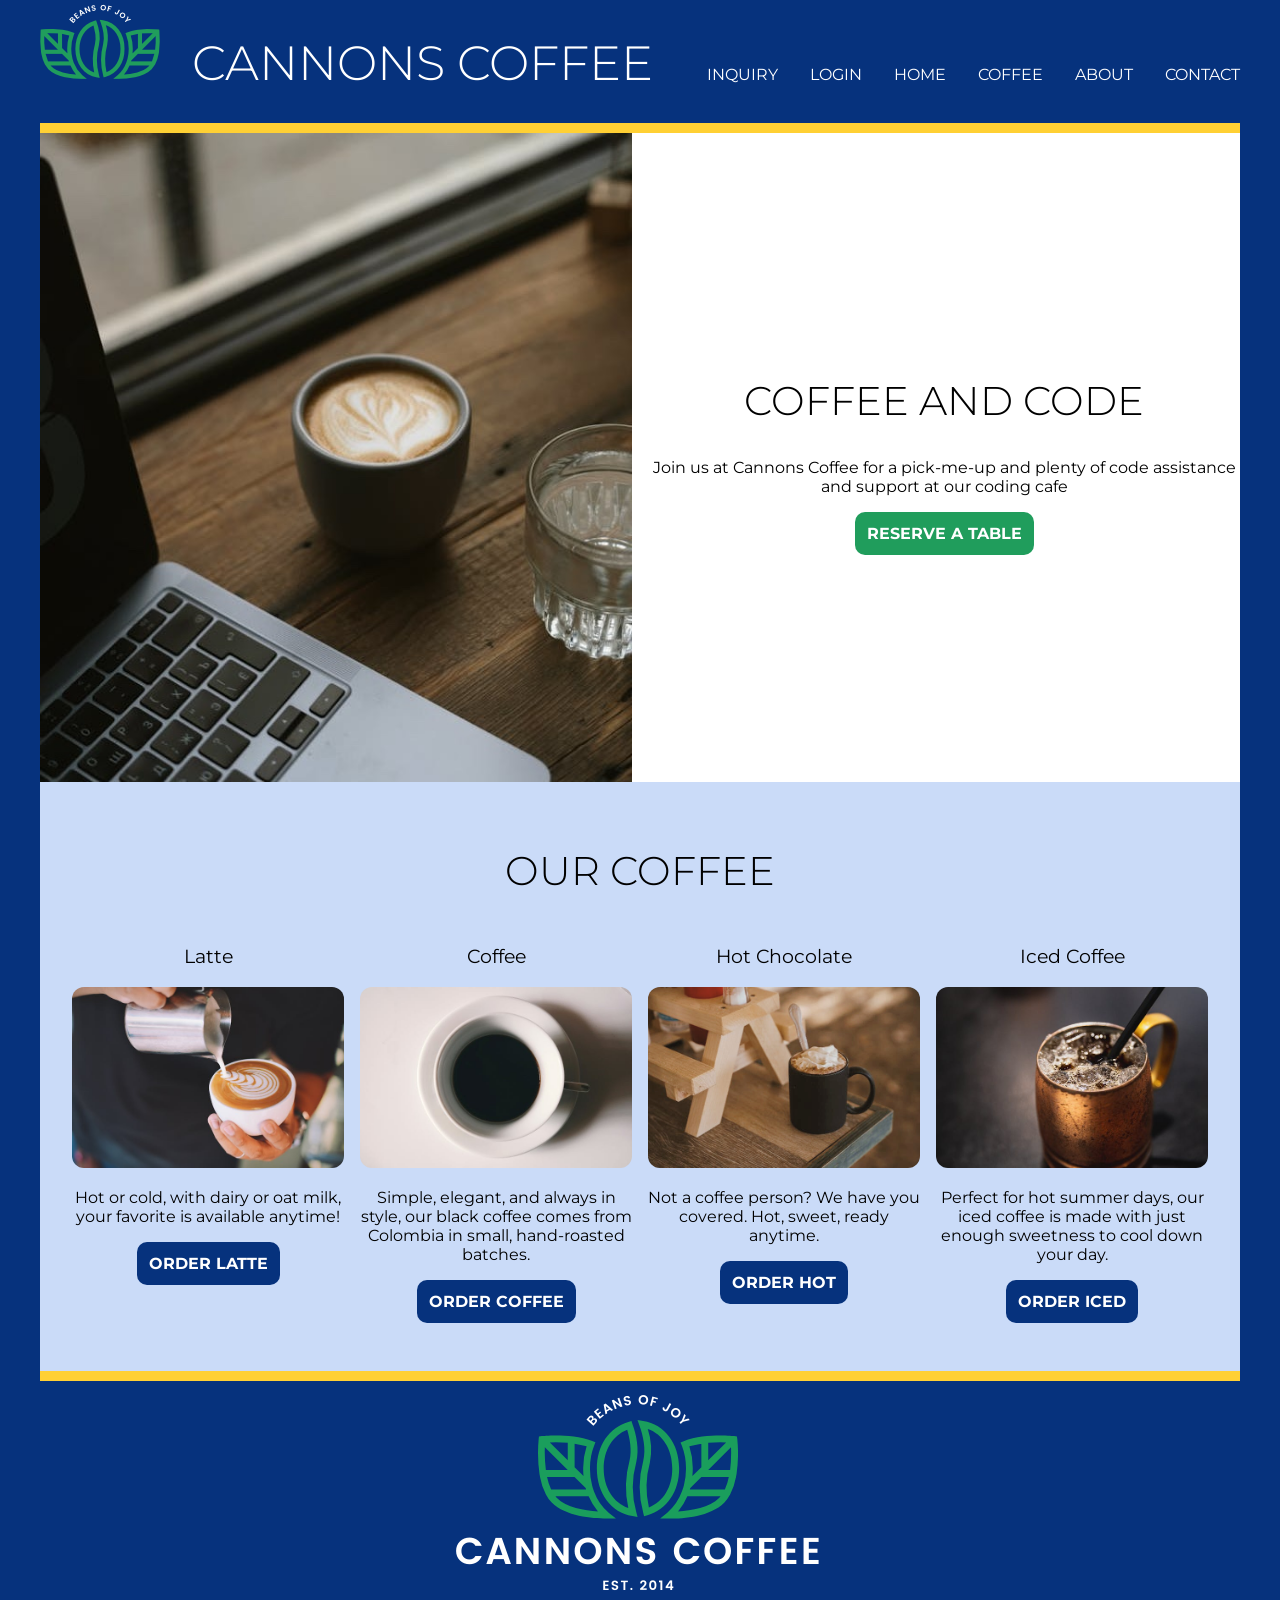
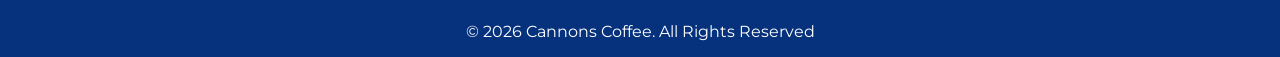
<file: index.html>
<!DOCTYPE html>
<html lang="en">

<head>

  <link rel="stylesheet" href="css/style.css">
  <meta charset="UTF-8">
  <meta name="viewport" content="width=device-width, initial-scale=1.0">
  <title>Document</title>
</head>
<body>
  <div class="wrapper">
    <header>
      <div class="banner">
        <img src="images/logo-nav.png" alt="Cannons Coffee Logo, Beans of Joy">
        <h1>Cannons Coffee</h1>
      </div>
      <nav>
        <ul>
         <li><a href="inquiry.html">Inquiry</a></li>
         <li><a href="login.html">Login</a></li>
         <li><a href="index.html">Home</a></li>
          <li><a href="latte.html">Coffee</a></li>
          <li><a href="https://www.madhouse.coffee/" target="_blank">About</a></li>
          <li><a href="mailto:tina.2026.brown@gmail.com">Contact</a></li>
        </ul>
      </nav>
    </header>

    <main>
      <div class="feature">
        <img src="images/coffee-computer.jpg" alt="Laptop with a cup of coffee and a glass of water" />
        <div>
          <h2>Coffee and Code</h2>
          <p>Join us at Cannons Coffee for a pick-me-up and plenty of code assistance and support at our coding cafe</p>
          <a href="https://www.coffeemadnesslvnv.com" target="_blank" class="button">Reserve a table</a>
        </div>
      </div>
      <div class="coffee-cards">
        <h2>Our Coffee</h2>
        <div class="cards">
          <div class="card">

            <h3>Latte</h3>
            <img src="images/latte.jpg" alt="latte in a cup." />
            <p>Hot or cold, with dairy or oat milk, your favorite is available anytime!</p>
            <a href="https://www.coffeemadnesslvnv.com" target="_blank" class="button">
              Order Latte </a>
          </div>

          <div class="card">
            <h3>Coffee</h3>
            <img src="images/coffee.jpg" alt="coffee in a cup." />
            <p>Simple, elegant, and always in style, our black coffee comes from Colombia in small, hand-roasted
              batches.
            </p>
            <a href="https://www.coffeemadnesslvnv.com" target="_blank" class="button">Order Coffee</a>
          </div>

          <div class="card">
            <h3>Hot Chocolate</h3>
            <img src="images/hotchoc.jpg" alt="Hot chocolate in a cup with whipped cream" />
            <p>Not a coffee person? We have you covered. Hot, sweet, ready anytime.</p>
            <a href="https://www.coffeemadnesslvnv.com" target="_blank" class="button">
              Order Hot</a>
          </div>

          <div class="card">
            <h3>Iced Coffee</h3>
            <img src="images/iced.jpg" alt="iced coffee in a mug with a straw" />
            <p>Perfect for hot summer days, our iced coffee is made with just enough sweetness to cool down your day.
            </p>
            <a href="https://www.coffeemadnesslvnv.com" target="_blank" class="button">Order Iced</a>

          </div>
        </div>
      </div>
    </main>
    <footer>
      <img src="images/logo-footer.png" alt="Cannons Coffee"/> 
      <!-- <h1>Cannons Coffee</h1> -->
      <!-- <p>Est. 2014</p> -->
      <p>&copy; 2026 Cannons Coffee. All Rights Reserved</p>
    </footer>
  </div>
</body>

</html>
</file>
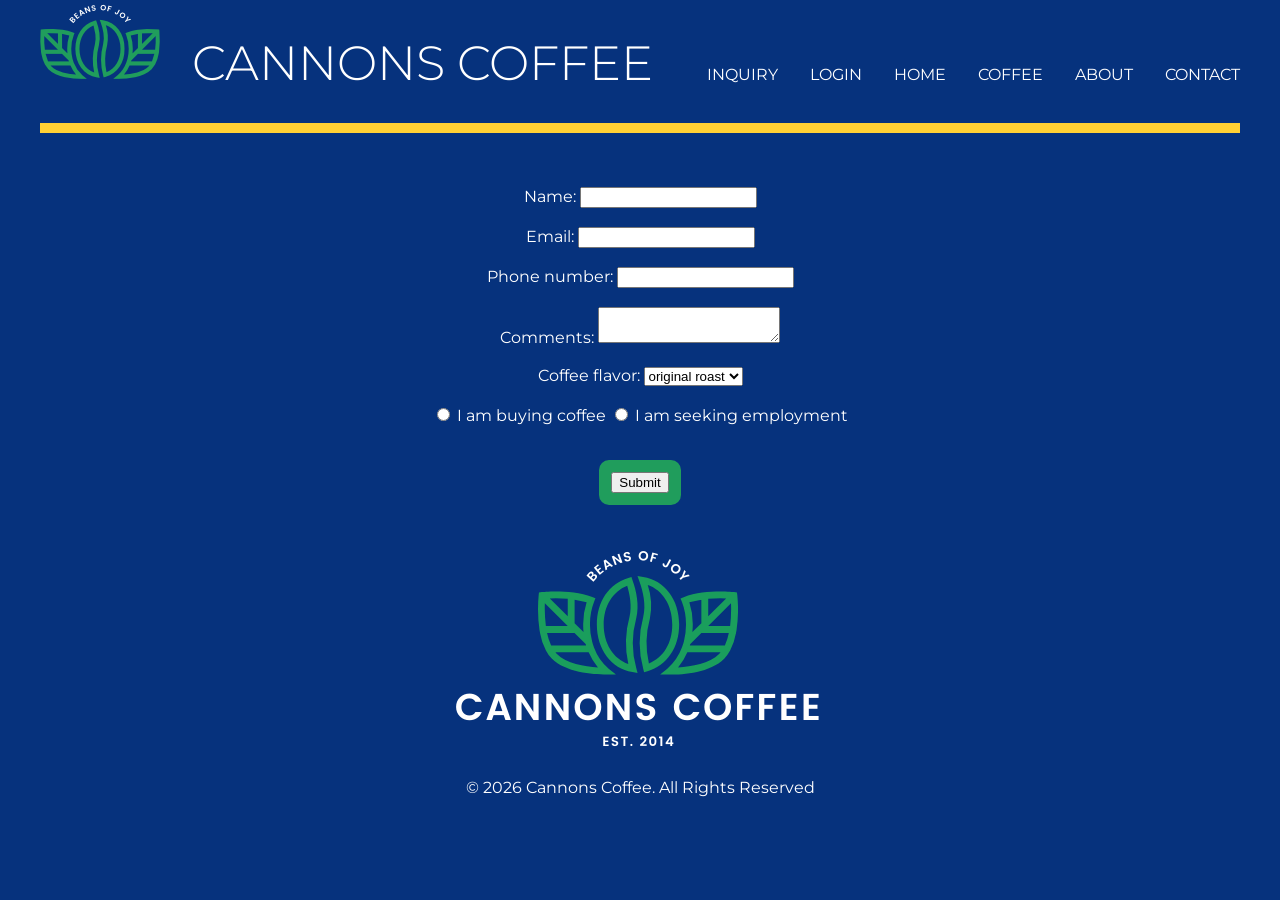
<file: inquiry.html>
<!DOCTYPE html>
<html lang="en">

<head>
  <link rel="stylesheet" href="css/style.css">
  <meta charset="UTF-8">
  <meta name="viewport" content="width=device-width, initial-scale=1.0">
  <title>Document</title>
</head>

<body>
  <div class="grid">
    <div class="wrapper">
      <header>
        <div class="banner">
          <img src="images/logo-nav.png" alt="Cannons Coffee Logo, Beans of Joy">
          <h1>Cannons Coffee</h1>
        </div>
        <nav>
          <ul>
            <li><a href="inquiry.html">Inquiry</a></li>
            <li><a href="login.html">Login</a></li>
            <li><a href="index.html">Home</a></li>
            <li><a href="latte.html">Coffee</a></li>
            <li><a href="https://www.madhouse.coffee/" target="_blank">About</a></li>
            <li><a href="mailto:tina.2026.brown@gmail.com">Contact</a></li>
          </ul>
        </nav>
      </header>
      <main>
        <br><br>
        <div class="inquiry">
          <form id="form">
            <label for="name">Name:</label>
            <input type="text" id="name" name="user_name" />
            <br><br>

            <label for="mail">Email:</label>
            <input type="email" id="mail" name="user_email" />
            <br><br>

            <label for="telNo">Phone number:</label>
            <input id="telNo" name="telNo" type="tel" />
            <br><br>

            <label for="comments">Comments:</label>
            <textarea id="comments" name="comments"></textarea>
            <br><br>

            <label for="flavor">Coffee flavor:</label>
            <select id="flavor" name="flavor">
              <option value="original">original roast</option>
              <option value="hazelnut">hazelnut</option>
              <option value="caramel">caramel</option>
            </select>
            <br><br>

            <input type="radio" id="buy" name="question" value="buy" required>
            <label for="buy">I am buying coffee</label>

            <input type="radio" id="employ" name="question" value="employ" required>
            <label for="employ">I am seeking employment</label>
          <br><br>

          <p class="button">
            <button type="submit">Submit</button>
          </p>
          </form>
        </div>
        <div class="container"></div>
      </main>

      <footer>
        <img src="images/logo-footer.png" alt="Cannons Coffee" />
        <p>&copy; 2026 Cannons Coffee. All Rights Reserved</p>
      </footer>
    </div>
  </div>
  <script src="js/custom-inquiry.js"></script>
</body>

</html>
</file>
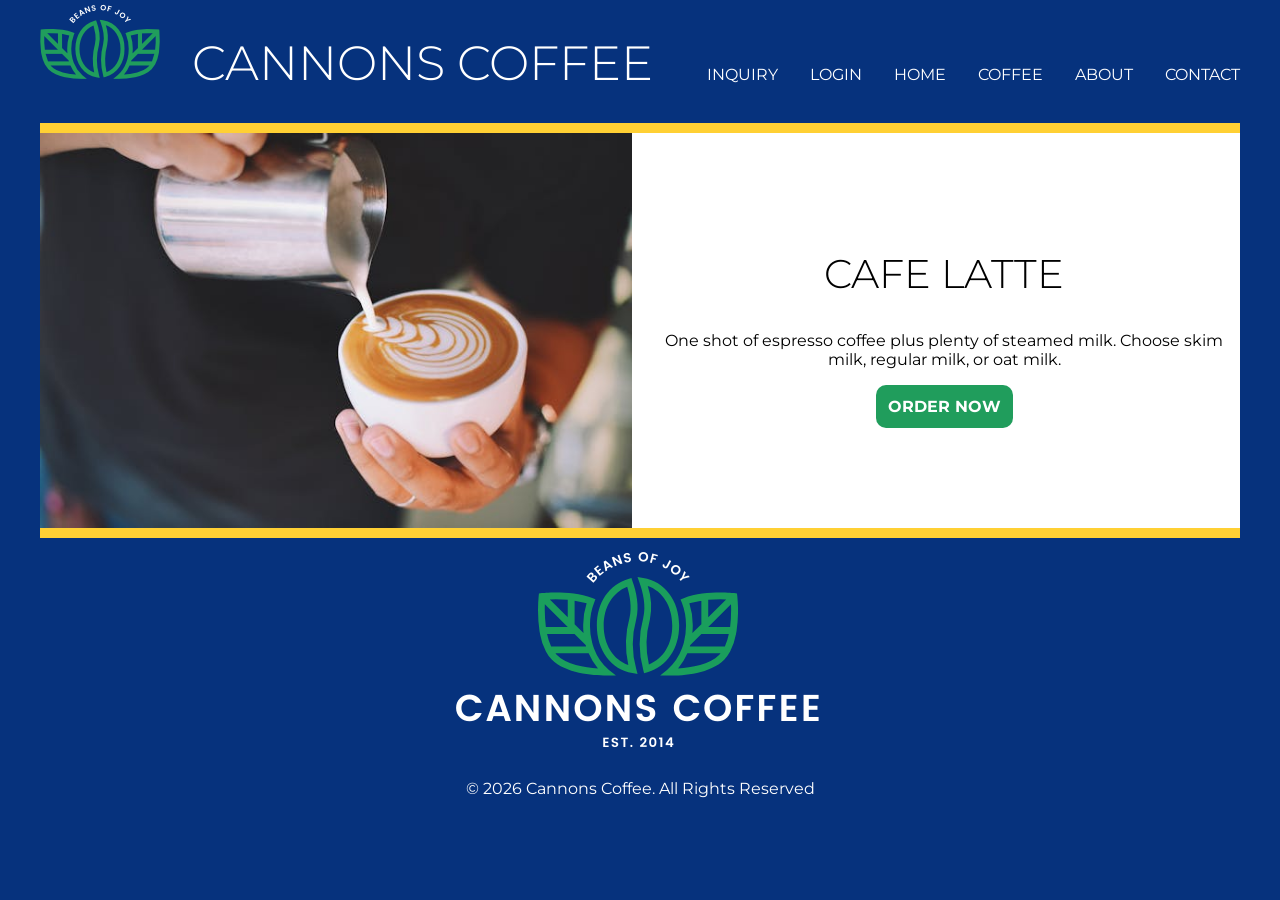
<file: latte.html>
<!DOCTYPE html>
    <html lang="en">
      <div class="grid">
    <head>
      <link rel="stylesheet" href="css/style.css">
      <meta charset="UTF-8">
      <meta name="viewport" content="width=device-width, initial-scale=1.0">
      <title>Document</title>
    </head>
      <div class="wrapper">
      <header>
        <div class="banner">
          <img src="images/logo-nav.png" alt="Cannons Coffee Logo, Beans of Joy">
          <h1>Cannons Coffee</h1>
        </div>
        <nav>
          <ul>
          <li><a href="inquiry.html">Inquiry</a></li>
          <li><a href="login.html">Login</a></li>
          <li><a href="index.html">Home</a></li>
          <li><a href="latte.html">Coffee</a></li>
          <li><a href="https://www.madhouse.coffee/" target="_blank">About</a></li>
            <li><a href="mailto:tina.2026.brown@gmail.com">Contact</a></li>
          </ul>
    </nav>
      </header>
      <main>
        <div class="java">
        <img src="images/latte.jpg" alt="Laptop with a cup of coffee and a glass of water" />
        <div>
          <h2>Cafe latte</h2>
          <p>One shot of espresso coffee plus plenty of steamed milk. Choose skim milk, regular milk, or oat milk.</p>
          <a href="https://www.coffeemadnesslvnv.com" target="_blank" class="button">Order Now</a>
          </div>
        </div>
      </main>
      <footer>
        <img src="images/logo-footer.png" alt="Cannons Coffee" />
        <p>&copy; 2026 Cannons Coffee. All Rights Reserved</p>
      </footer>
      </div>
      </div>
    </html>
</file>
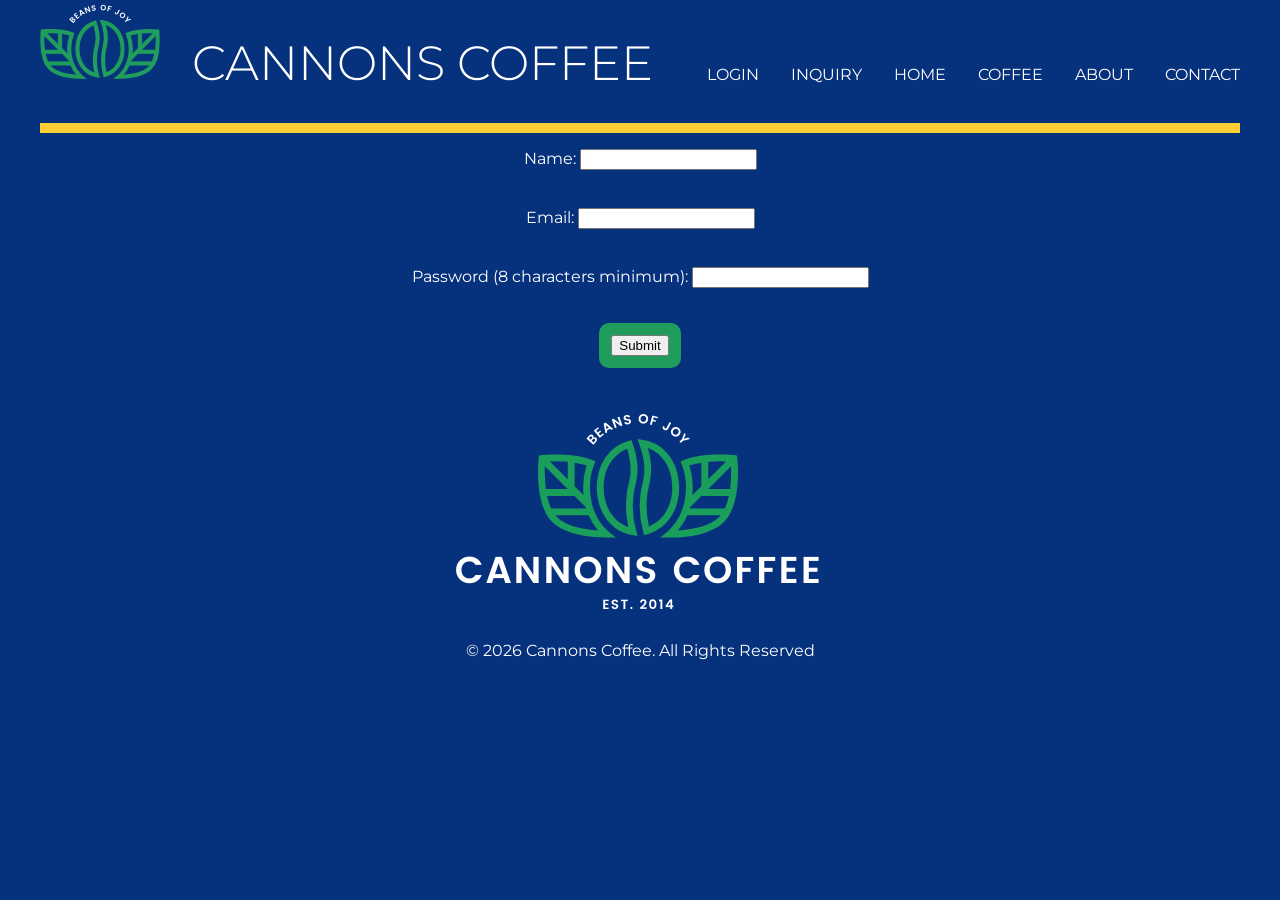
<file: login.html>
<!DOCTYPE html>
<html lang="en">

<head>
  <link rel="stylesheet" href="css/style.css">
  <meta charset="UTF-8">
  <meta name="viewport" content="width=device-width, initial-scale=1.0">
  <title>Document</title>
</head>

<body>
  <div class="grid">
    <div class="wrapper">
      <header>
        <div class="banner">
          <img src="images/logo-nav.png" alt="Cannons Coffee Logo, Beans of Joy">
          <h1>Cannons Coffee</h1>
        </div>
        <nav>
          <ul>
            <li><a href="login.html">Login</a></li>
            <li><a href="inquiry.html">Inquiry</a></li>
            <li><a href="index.html">Home</a></li>
            <li><a href="latte.html">Coffee</a></li>
            <li><a href="https://www.coffeemadnesslvnv.com" target="_blank">About</a></li>
            <li><a href="mailto:tina.2026.brown@gmail.com">Contact</a></li>
          </ul>
        </nav>
      </header>
      <main>
        <div class="login">
        <form id="form">
          <label for="name">Name:</label>
          <input type="text" id="name" name="user_name" />
          <br><br><br>

          <label for="mail">Email:</label>
          <input type="email" id="mail" name="user_email" />
          <br><br><br>

          <label for="pass">Password (8 characters minimum):</label>
          <input type="password" id="pass" name="password" minlength="8" required <br><br><br>

          <p class="button">
            <button type="submit">Submit</button>
          </p>
        </form>
        </div>
  <div class="container"></div>
      </main>

      <footer>
        <img src="images/logo-footer.png" alt="Cannons Coffee" />
        <p>&copy; 2026 Cannons Coffee. All Rights Reserved</p>
      </footer>
    </div>
  </div>

  <script src="js/custom-login.js"></script>
</body>
</html>
</file>
<file: css/style.css>
/*BASIC FORMATTING */
@import url("https://fonts.googleapis.com/css2?family=Montserrat:ital,wght@0,100..900;1,100..900&display=swap");

html {
  box-sizing: border-box;
}
*,
*:before,
*:after {
  box-sizing: inherit;
}

:root {
  --black: #000000;
  --catalina: #06327d;
  --bluetiful: #2b70e4;
  --vegan: #209d5c;
  --sunglow: #ffd034;
  --white: #ffffff;
  --lightblue: #cadbf8;
  --font-family: Montserrat;
  --h1-line-height: 1.1667;
  --h1-font-size: 3rem;
  --h2-font-size: 2.5rem;
  --font-weight: 300;
  --text-transform: uppercase;
  --margin: 0;
  --h3-font-size: 1.75rem;
  --body-font-size: 1.125rem;
  --body-line-height: 1.5;
}
h1 {
  font-size: var(--h1-font-size);
  line-height: var(--h1-line-height);
  font-weight: var(--font-weight);
  text-transform: var(--text-transform);
  margin: var(--margin);
  color: var(--white);
}

h2 {
  font-size: var(--h2-font-size);
  line-height: var(--h1-line-height);
  text-transform: var(--text-transform);
  font-weight: var(--font-weight);
}

h3 {
  font-weight: var(--line-weight);
  line-height: var(--h1-line-height);
  font-size: (--h3-font-size);
}

body {
  font-size: (--body-font-size);
  line-height: (--body-line-height);
  margin: (--margin);
  font-family: var(--font-family);
}
.cards .button {
  background-color: var(--catalina);
}

body {
  color: var(--black);
  margin: 0;
  padding: 0;
  background-color: var(--catalina);
}

.wrapper {
  padding: 0;
  max-width: 1200px;
  margin: 0 auto;
}
header {
  display: flex;
  gap: 2rem;
  justify-content: center;
  flex-flow: row wrap;
  border-bottom: 10px solid var(--sunglow);
  padding-bottom: 2rem;
}
.banner {
  display: flex;
  gap: 2rem;
  align-items: baseline;
}
nav ul {
  display: flex;
  list-style-type: none;
  gap: 2rem;
  text-decoration: none;
  justify-content: center;
  margin: 0;
  padding: 0;
  text-transform: uppercase;
}

nav a {
  color: var(--white);
  text-decoration: none;
}

.feature {
  display: grid;
  grid-template-columns: 1fr 1fr;
  gap: 1rem;
  align-items: center;
  background: var(--white);
  img {
    border-radius: 0;
  }
}

.java {
  display: grid;
  grid-template-columns: 1fr 1fr;
  gap: 1rem;
  align-items: center;
  background: var(--white);
  border-bottom: 10px solid var(--sunglow);
  img {
   border-radius: 0; */
  }
}

.inquiry {
  color: var(--white);
  display: inline-block;
  padding: 1rem;
  border-radius: 8px;
}
  main {
  	text-align: center;
}

.login {
  color: var(--white);
   display: inline-block;
  padding: 1rem;
  border-radius: 8px;
  	text-align: center;
}
  main {
  	text-align: center;
}

img {
  max-width: 100%;
  border-radius: 12px;
  overflow: hidden;
}

.button {
  background-color: var(--vegan);
  display: inline-block;
  border-radius: 10px;
  color: var(--white);
  text-decoration: none;
  padding: 0.75rem;
  font-weight: bold;
  text-transform: uppercase;
  margin-bottom: 1rem;
}

.coffee-cards {
  background-color: var(--lightblue);
  padding: 2rem;
  border-bottom: 10px solid var(--sunglow);
}

.cards {
  display: grid;
  grid-template-columns: 1fr;
  gap: 1rem;
}
footer {
  text-align: center;
  color: var(--white);
}

@media (min-width: 650px) {
  .cards {
    grid-template-columns: 1fr 1fr;
  }
}

@media (min-width: 1000px) {
  header {
    justify-content: space-between;
    align-items: baseline;
  }
  .cards {
    grid-template-columns: 1fr 1fr 1fr 1fr;
  }
}
</file>
